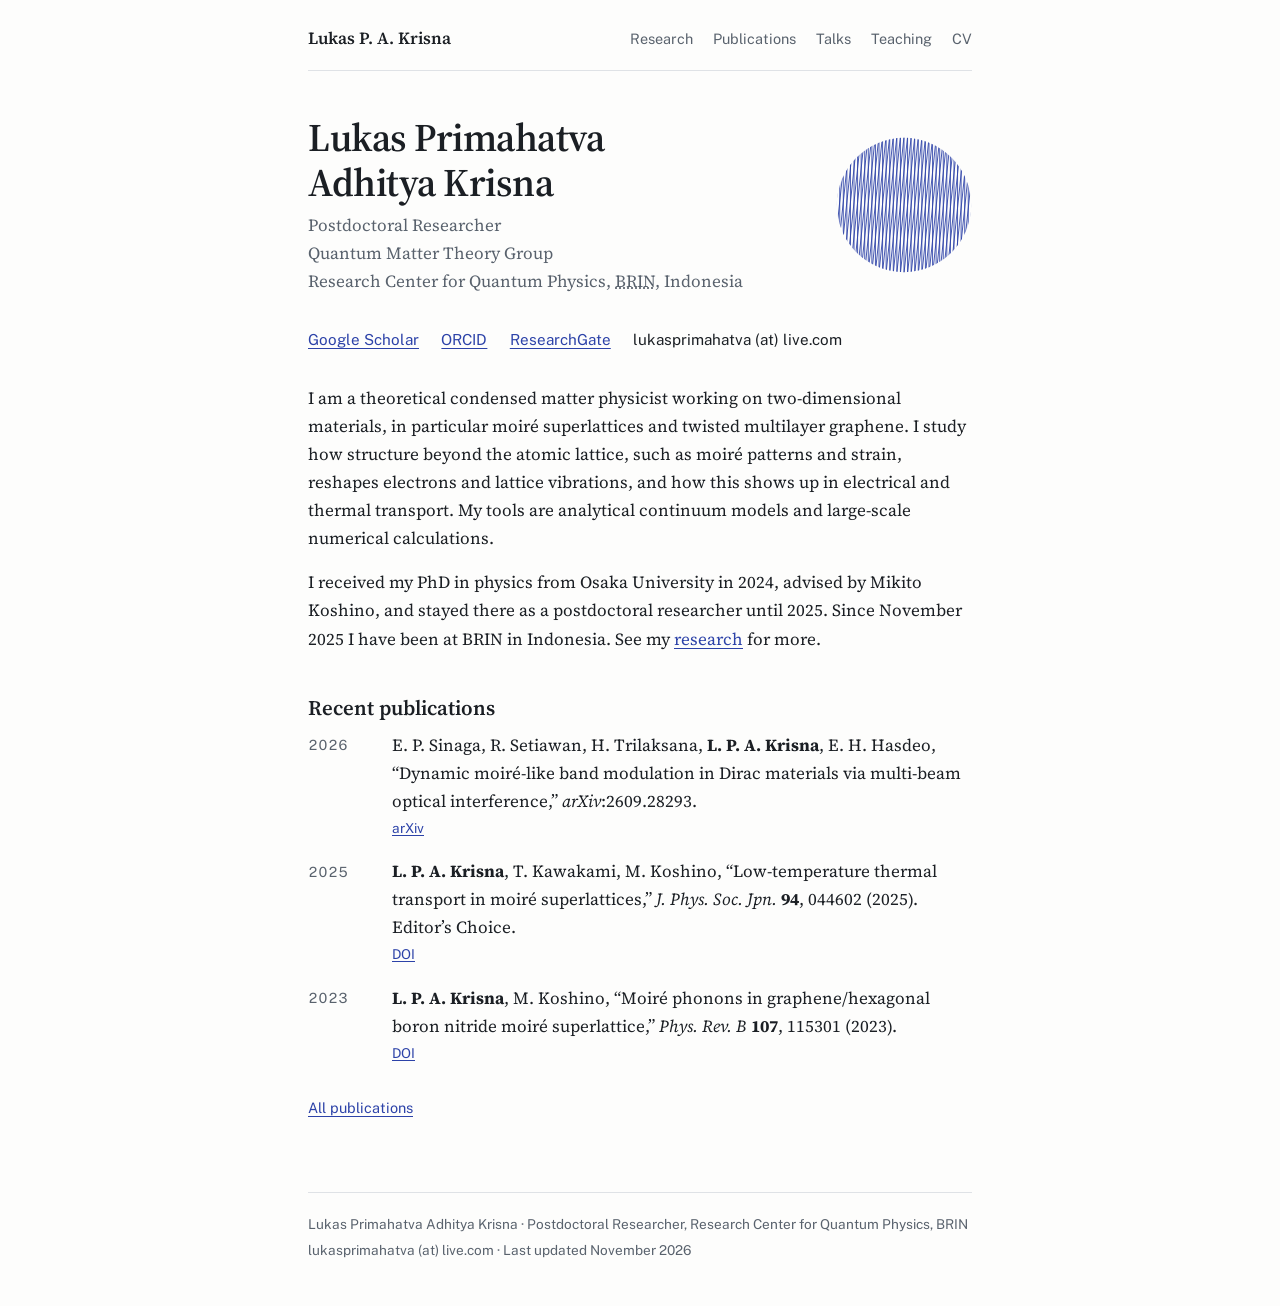
<file: index.html>
<!DOCTYPE html>
<html lang="en">
<head>
<meta charset="utf-8">
<meta name="viewport" content="width=device-width, initial-scale=1">
<title>Lukas P. A. Krisna</title>
<meta name="description" content="Personal page of Lukas P. A. Krisna, theoretical condensed matter physicist working on moiré materials, phonons and transport in two-dimensional systems.">
<meta name="color-scheme" content="light dark">
<meta property="og:type" content="website">
<meta property="og:title" content="Lukas P. A. Krisna">
<meta property="og:description" content="Personal page of Lukas P. A. Krisna, theoretical condensed matter physicist working on moiré materials, phonons and transport in two-dimensional systems.">
<link rel="icon" href="assets/favicon.svg" type="image/svg+xml">
<link rel="preconnect" href="https://fonts.googleapis.com"><link rel="preconnect" href="https://fonts.gstatic.com" crossorigin><link rel="stylesheet" href="https://fonts.googleapis.com/css2?family=Public+Sans:wght@400;500&family=Source+Serif+4:ital,opsz,wght@0,8..60,400;0,8..60,600;1,8..60,400;1,8..60,600&display=swap">
<link rel="stylesheet" href="assets/style.css">
<script type="application/ld+json">
{
  "@context": "https://schema.org",
  "@type": "Person",
  "name": "Lukas Primahatva Adhitya Krisna",
  "alternateName": "Lukas P. A. Krisna",
  "jobTitle": "Postdoctoral Researcher",
  "affiliation": {"@type": "Organization", "name": "Research Center for Quantum Physics, BRIN"},
  "alumniOf": [
    {"@type": "CollegeOrUniversity", "name": "Osaka University"},
    {"@type": "CollegeOrUniversity", "name": "Institut Teknologi Bandung"}
  ],
  "sameAs": [
    "https://scholar.google.com/citations?user=bcEqTbEAAAAJ",
    "https://orcid.org/0000-0001-7594-037X",
    "https://www.researchgate.net/profile/Lukas-Krisna"
  ]
}
</script>
</head>
<body>
<a class="skip" href="#main">Skip to content</a>
<div class="wrap">
  <header class="site-header">
    <a class="brand" href="index.html">Lukas P. A. Krisna</a>
    <nav class="site-nav" aria-label="Main">
      <a href="research.html">Research</a>
      <a href="publications.html">Publications</a>
      <a href="talks.html">Talks</a>
      <a href="teaching.html">Teaching</a>
      <a href="cv.html">CV</a>
    </nav>
  </header>

  <main id="main">
    <div class="hero">
      <div>
        <h1>Lukas Primahatva Adhitya Krisna</h1>
        <p class="lede">Postdoctoral Researcher<br>Quantum Matter Theory Group<br>Research Center for Quantum Physics, <abbr title="National Research and Innovation Agency">BRIN</abbr>, Indonesia</p>
      </div>
      <svg class="moire" viewBox="0 0 160 160" xmlns="http://www.w3.org/2000/svg" aria-hidden="true"><defs><clipPath id="disc"><circle cx="80.0" cy="80.0" r="79.0"/></clipPath></defs><g clip-path="url(#disc)" stroke="currentColor" stroke-width="1.0" fill="none"><g><line x1="-46.00" y1="-80.0" x2="-46.00" y2="240.0"/><line x1="-41.80" y1="-80.0" x2="-41.80" y2="240.0"/><line x1="-37.60" y1="-80.0" x2="-37.60" y2="240.0"/><line x1="-33.40" y1="-80.0" x2="-33.40" y2="240.0"/><line x1="-29.20" y1="-80.0" x2="-29.20" y2="240.0"/><line x1="-25.00" y1="-80.0" x2="-25.00" y2="240.0"/><line x1="-20.80" y1="-80.0" x2="-20.80" y2="240.0"/><line x1="-16.60" y1="-80.0" x2="-16.60" y2="240.0"/><line x1="-12.40" y1="-80.0" x2="-12.40" y2="240.0"/><line x1="-8.20" y1="-80.0" x2="-8.20" y2="240.0"/><line x1="-4.00" y1="-80.0" x2="-4.00" y2="240.0"/><line x1="0.20" y1="-80.0" x2="0.20" y2="240.0"/><line x1="4.40" y1="-80.0" x2="4.40" y2="240.0"/><line x1="8.60" y1="-80.0" x2="8.60" y2="240.0"/><line x1="12.80" y1="-80.0" x2="12.80" y2="240.0"/><line x1="17.00" y1="-80.0" x2="17.00" y2="240.0"/><line x1="21.20" y1="-80.0" x2="21.20" y2="240.0"/><line x1="25.40" y1="-80.0" x2="25.40" y2="240.0"/><line x1="29.60" y1="-80.0" x2="29.60" y2="240.0"/><line x1="33.80" y1="-80.0" x2="33.80" y2="240.0"/><line x1="38.00" y1="-80.0" x2="38.00" y2="240.0"/><line x1="42.20" y1="-80.0" x2="42.20" y2="240.0"/><line x1="46.40" y1="-80.0" x2="46.40" y2="240.0"/><line x1="50.60" y1="-80.0" x2="50.60" y2="240.0"/><line x1="54.80" y1="-80.0" x2="54.80" y2="240.0"/><line x1="59.00" y1="-80.0" x2="59.00" y2="240.0"/><line x1="63.20" y1="-80.0" x2="63.20" y2="240.0"/><line x1="67.40" y1="-80.0" x2="67.40" y2="240.0"/><line x1="71.60" y1="-80.0" x2="71.60" y2="240.0"/><line x1="75.80" y1="-80.0" x2="75.80" y2="240.0"/><line x1="80.00" y1="-80.0" x2="80.00" y2="240.0"/><line x1="84.20" y1="-80.0" x2="84.20" y2="240.0"/><line x1="88.40" y1="-80.0" x2="88.40" y2="240.0"/><line x1="92.60" y1="-80.0" x2="92.60" y2="240.0"/><line x1="96.80" y1="-80.0" x2="96.80" y2="240.0"/><line x1="101.00" y1="-80.0" x2="101.00" y2="240.0"/><line x1="105.20" y1="-80.0" x2="105.20" y2="240.0"/><line x1="109.40" y1="-80.0" x2="109.40" y2="240.0"/><line x1="113.60" y1="-80.0" x2="113.60" y2="240.0"/><line x1="117.80" y1="-80.0" x2="117.80" y2="240.0"/><line x1="122.00" y1="-80.0" x2="122.00" y2="240.0"/><line x1="126.20" y1="-80.0" x2="126.20" y2="240.0"/><line x1="130.40" y1="-80.0" x2="130.40" y2="240.0"/><line x1="134.60" y1="-80.0" x2="134.60" y2="240.0"/><line x1="138.80" y1="-80.0" x2="138.80" y2="240.0"/><line x1="143.00" y1="-80.0" x2="143.00" y2="240.0"/><line x1="147.20" y1="-80.0" x2="147.20" y2="240.0"/><line x1="151.40" y1="-80.0" x2="151.40" y2="240.0"/><line x1="155.60" y1="-80.0" x2="155.60" y2="240.0"/><line x1="159.80" y1="-80.0" x2="159.80" y2="240.0"/><line x1="164.00" y1="-80.0" x2="164.00" y2="240.0"/><line x1="168.20" y1="-80.0" x2="168.20" y2="240.0"/><line x1="172.40" y1="-80.0" x2="172.40" y2="240.0"/><line x1="176.60" y1="-80.0" x2="176.60" y2="240.0"/><line x1="180.80" y1="-80.0" x2="180.80" y2="240.0"/><line x1="185.00" y1="-80.0" x2="185.00" y2="240.0"/><line x1="189.20" y1="-80.0" x2="189.20" y2="240.0"/><line x1="193.40" y1="-80.0" x2="193.40" y2="240.0"/><line x1="197.60" y1="-80.0" x2="197.60" y2="240.0"/><line x1="201.80" y1="-80.0" x2="201.80" y2="240.0"/><line x1="206.00" y1="-80.0" x2="206.00" y2="240.0"/></g><g transform="rotate(6.0 80.0 80.0)"><line x1="-46.00" y1="-80.0" x2="-46.00" y2="240.0"/><line x1="-41.80" y1="-80.0" x2="-41.80" y2="240.0"/><line x1="-37.60" y1="-80.0" x2="-37.60" y2="240.0"/><line x1="-33.40" y1="-80.0" x2="-33.40" y2="240.0"/><line x1="-29.20" y1="-80.0" x2="-29.20" y2="240.0"/><line x1="-25.00" y1="-80.0" x2="-25.00" y2="240.0"/><line x1="-20.80" y1="-80.0" x2="-20.80" y2="240.0"/><line x1="-16.60" y1="-80.0" x2="-16.60" y2="240.0"/><line x1="-12.40" y1="-80.0" x2="-12.40" y2="240.0"/><line x1="-8.20" y1="-80.0" x2="-8.20" y2="240.0"/><line x1="-4.00" y1="-80.0" x2="-4.00" y2="240.0"/><line x1="0.20" y1="-80.0" x2="0.20" y2="240.0"/><line x1="4.40" y1="-80.0" x2="4.40" y2="240.0"/><line x1="8.60" y1="-80.0" x2="8.60" y2="240.0"/><line x1="12.80" y1="-80.0" x2="12.80" y2="240.0"/><line x1="17.00" y1="-80.0" x2="17.00" y2="240.0"/><line x1="21.20" y1="-80.0" x2="21.20" y2="240.0"/><line x1="25.40" y1="-80.0" x2="25.40" y2="240.0"/><line x1="29.60" y1="-80.0" x2="29.60" y2="240.0"/><line x1="33.80" y1="-80.0" x2="33.80" y2="240.0"/><line x1="38.00" y1="-80.0" x2="38.00" y2="240.0"/><line x1="42.20" y1="-80.0" x2="42.20" y2="240.0"/><line x1="46.40" y1="-80.0" x2="46.40" y2="240.0"/><line x1="50.60" y1="-80.0" x2="50.60" y2="240.0"/><line x1="54.80" y1="-80.0" x2="54.80" y2="240.0"/><line x1="59.00" y1="-80.0" x2="59.00" y2="240.0"/><line x1="63.20" y1="-80.0" x2="63.20" y2="240.0"/><line x1="67.40" y1="-80.0" x2="67.40" y2="240.0"/><line x1="71.60" y1="-80.0" x2="71.60" y2="240.0"/><line x1="75.80" y1="-80.0" x2="75.80" y2="240.0"/><line x1="80.00" y1="-80.0" x2="80.00" y2="240.0"/><line x1="84.20" y1="-80.0" x2="84.20" y2="240.0"/><line x1="88.40" y1="-80.0" x2="88.40" y2="240.0"/><line x1="92.60" y1="-80.0" x2="92.60" y2="240.0"/><line x1="96.80" y1="-80.0" x2="96.80" y2="240.0"/><line x1="101.00" y1="-80.0" x2="101.00" y2="240.0"/><line x1="105.20" y1="-80.0" x2="105.20" y2="240.0"/><line x1="109.40" y1="-80.0" x2="109.40" y2="240.0"/><line x1="113.60" y1="-80.0" x2="113.60" y2="240.0"/><line x1="117.80" y1="-80.0" x2="117.80" y2="240.0"/><line x1="122.00" y1="-80.0" x2="122.00" y2="240.0"/><line x1="126.20" y1="-80.0" x2="126.20" y2="240.0"/><line x1="130.40" y1="-80.0" x2="130.40" y2="240.0"/><line x1="134.60" y1="-80.0" x2="134.60" y2="240.0"/><line x1="138.80" y1="-80.0" x2="138.80" y2="240.0"/><line x1="143.00" y1="-80.0" x2="143.00" y2="240.0"/><line x1="147.20" y1="-80.0" x2="147.20" y2="240.0"/><line x1="151.40" y1="-80.0" x2="151.40" y2="240.0"/><line x1="155.60" y1="-80.0" x2="155.60" y2="240.0"/><line x1="159.80" y1="-80.0" x2="159.80" y2="240.0"/><line x1="164.00" y1="-80.0" x2="164.00" y2="240.0"/><line x1="168.20" y1="-80.0" x2="168.20" y2="240.0"/><line x1="172.40" y1="-80.0" x2="172.40" y2="240.0"/><line x1="176.60" y1="-80.0" x2="176.60" y2="240.0"/><line x1="180.80" y1="-80.0" x2="180.80" y2="240.0"/><line x1="185.00" y1="-80.0" x2="185.00" y2="240.0"/><line x1="189.20" y1="-80.0" x2="189.20" y2="240.0"/><line x1="193.40" y1="-80.0" x2="193.40" y2="240.0"/><line x1="197.60" y1="-80.0" x2="197.60" y2="240.0"/><line x1="201.80" y1="-80.0" x2="201.80" y2="240.0"/><line x1="206.00" y1="-80.0" x2="206.00" y2="240.0"/></g></g></svg>
    </div>

    <ul class="profile-links">
      <li><a href="https://scholar.google.com/citations?user=bcEqTbEAAAAJ&hl=en">Google Scholar</a></li>
      <li><a href="https://orcid.org/0000-0001-7594-037X">ORCID</a></li>
      <li><a href="https://www.researchgate.net/profile/Lukas-Krisna">ResearchGate</a></li>
      <li>lukasprimahatva (at) live.com</li>
    </ul>

    <p>I am a theoretical condensed matter physicist working on two-dimensional materials, in particular moiré superlattices and twisted multilayer graphene. I study how structure beyond the atomic lattice, such as moiré patterns and strain, reshapes electrons and lattice vibrations, and how this shows up in electrical and thermal transport. My tools are analytical continuum models and large-scale numerical calculations.</p>

    <p>I received my PhD in physics from Osaka University in 2024, advised by Mikito Koshino, and stayed there as a postdoctoral researcher until 2025. Since November 2025 I have been at BRIN in Indonesia. See my <a href="research.html">research</a> for more.</p>

    <h2>Recent publications</h2>
    <ul class="entries">
      <li class="entry">
        <span class="when">2026</span>
        <div>
          <p>E. P. Sinaga, R. Setiawan, H. Trilaksana, <strong>L. P. A. Krisna</strong>, E. H. Hasdeo, “Dynamic moiré-like band modulation in Dirac materials via multi-beam optical interference,” <i>arXiv</i>:2609.28293.</p>
          <p class="links"><a href="https://arxiv.org/abs/2609.28293">arXiv</a></p>
        </div>
      </li>
      <li class="entry">
        <span class="when">2025</span>
        <div>
          <p><strong>L. P. A. Krisna</strong>, T. Kawakami, M. Koshino, “Low-temperature thermal transport in moiré superlattices,” <i>J. Phys. Soc. Jpn.</i> <b>94</b>, 044602 (2025). Editor’s Choice.</p>
          <p class="links"><a href="https://doi.org/10.7566/JPSJ.94.044602">DOI</a></p>
        </div>
      </li>
      <li class="entry">
        <span class="when">2023</span>
        <div>
          <p><strong>L. P. A. Krisna</strong>, M. Koshino, “Moiré phonons in graphene/hexagonal boron nitride moiré superlattice,” <i>Phys. Rev. B</i> <b>107</b>, 115301 (2023).</p>
          <p class="links"><a href="https://doi.org/10.1103/PhysRevB.107.115301">DOI</a></p>
        </div>
      </li>
    </ul>
    <p class="note"><a href="publications.html">All publications</a></p>
  </main>

  <footer class="site-footer">
    <p>Lukas Primahatva Adhitya Krisna · Postdoctoral Researcher, Research Center for Quantum Physics, BRIN</p>
    <p>lukasprimahatva (at) live.com · Last updated November 2026</p>
  </footer>
</div>
</body>
</html>
</file>
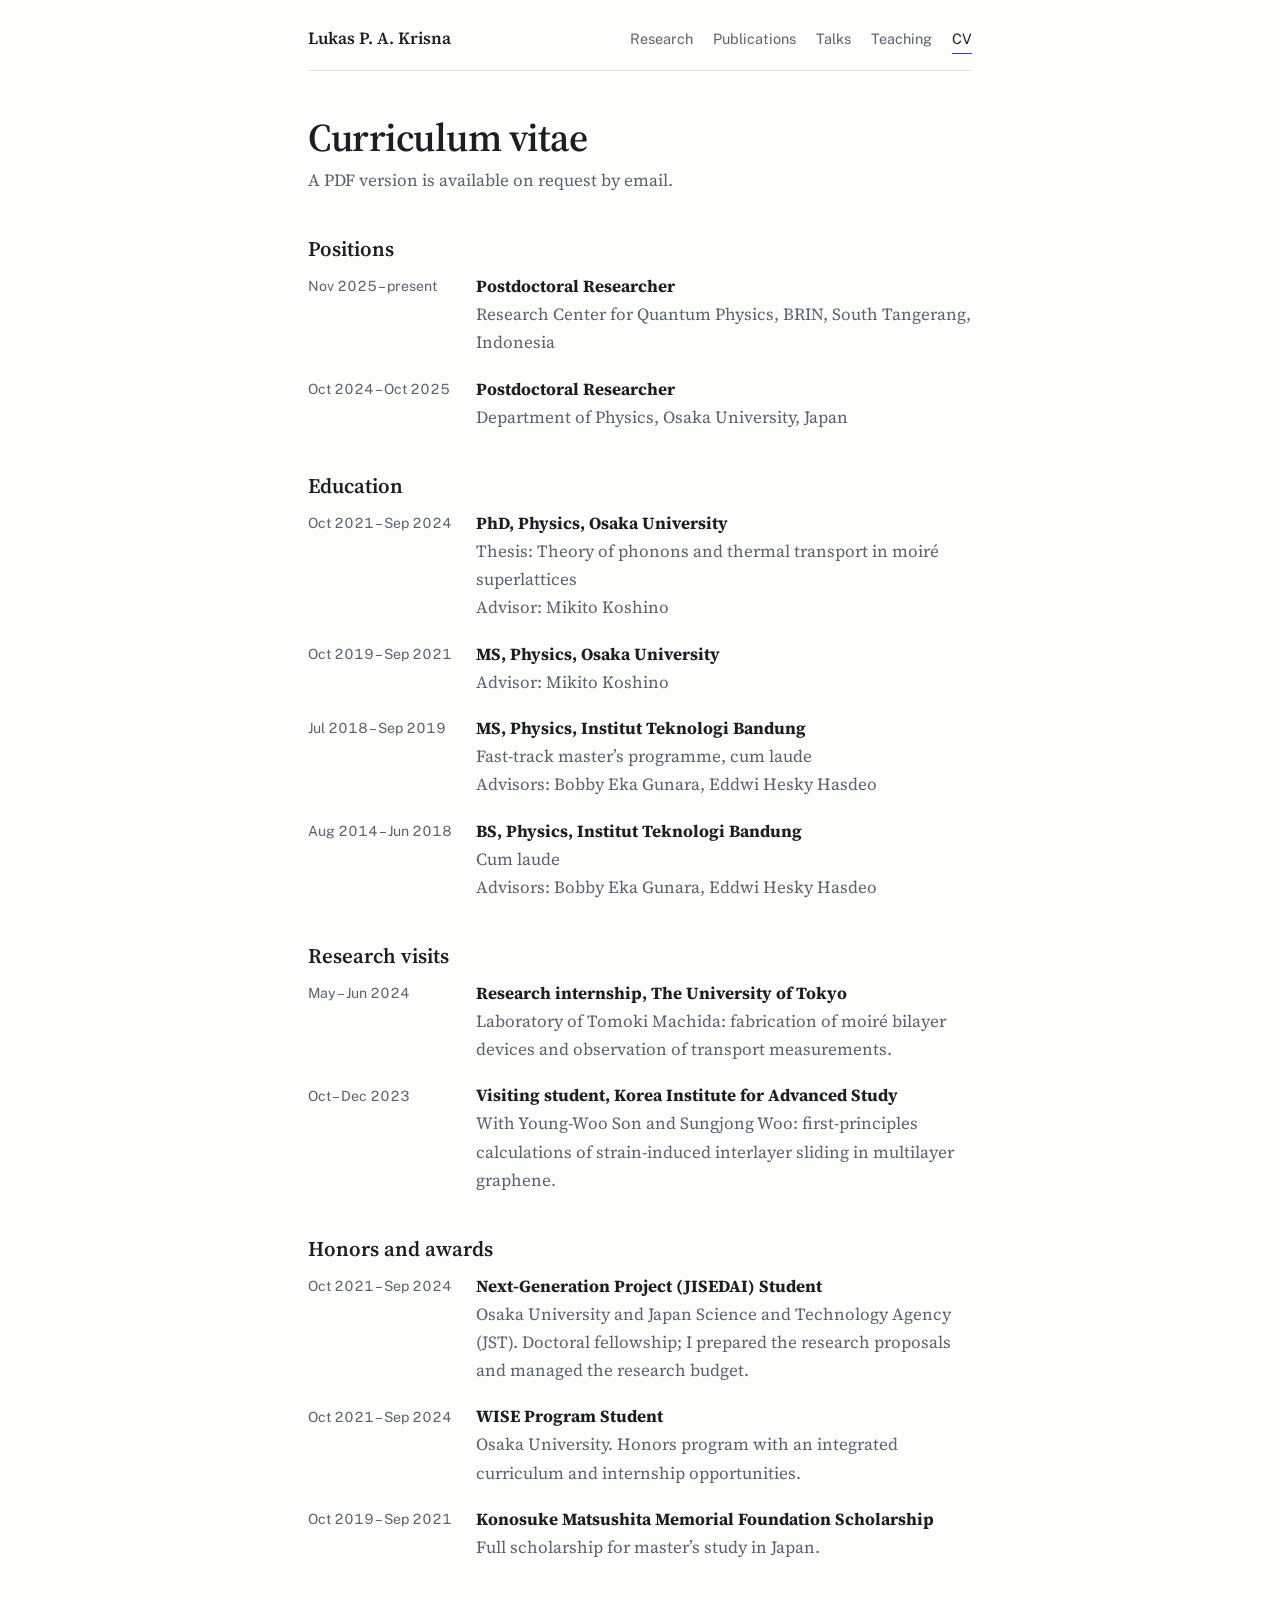
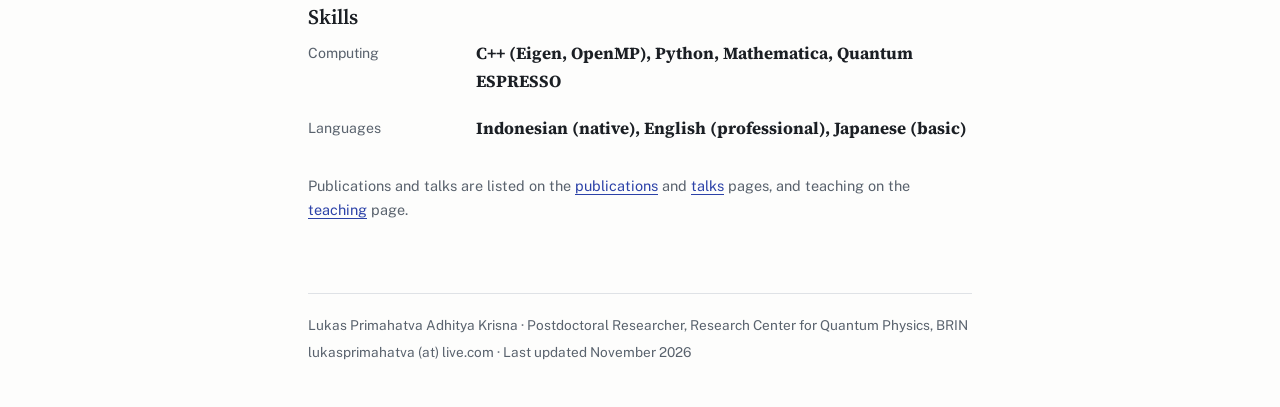
<file: cv.html>
<!DOCTYPE html>
<html lang="en">
<head>
<meta charset="utf-8">
<meta name="viewport" content="width=device-width, initial-scale=1">
<title>CV – Lukas P. A. Krisna</title>
<meta name="description" content="Curriculum vitae of Lukas P. A. Krisna: positions, education, research visits and awards.">
<meta name="color-scheme" content="light dark">
<meta property="og:type" content="website">
<meta property="og:title" content="CV – Lukas P. A. Krisna">
<meta property="og:description" content="Curriculum vitae of Lukas P. A. Krisna: positions, education, research visits and awards.">
<link rel="icon" href="assets/favicon.svg" type="image/svg+xml">
<link rel="preconnect" href="https://fonts.googleapis.com"><link rel="preconnect" href="https://fonts.gstatic.com" crossorigin><link rel="stylesheet" href="https://fonts.googleapis.com/css2?family=Public+Sans:wght@400;500&family=Source+Serif+4:ital,opsz,wght@0,8..60,400;0,8..60,600;1,8..60,400;1,8..60,600&display=swap">
<link rel="stylesheet" href="assets/style.css">
</head>
<body>
<a class="skip" href="#main">Skip to content</a>
<div class="wrap">
  <header class="site-header">
    <a class="brand" href="index.html">Lukas P. A. Krisna</a>
    <nav class="site-nav" aria-label="Main">
      <a href="research.html">Research</a>
      <a href="publications.html">Publications</a>
      <a href="talks.html">Talks</a>
      <a href="teaching.html">Teaching</a>
      <a href="cv.html" aria-current="page">CV</a>
    </nav>
  </header>

  <main id="main">
    <h1>Curriculum vitae</h1>
    <p class="lede">A PDF version is available on request by email.</p>

    <h2>Positions</h2>
    <ul class="entries wide">
      <li class="entry">
        <span class="when">Nov 2025 – present</span>
        <div>
          <p><strong>Postdoctoral Researcher</strong></p>
          <p class="detail">Research Center for Quantum Physics, BRIN, South Tangerang, Indonesia</p>
        </div>
      </li>
      <li class="entry">
        <span class="when">Oct 2024 – Oct 2025</span>
        <div>
          <p><strong>Postdoctoral Researcher</strong></p>
          <p class="detail">Department of Physics, Osaka University, Japan</p>
        </div>
      </li>
    </ul>

    <h2>Education</h2>
    <ul class="entries wide">
      <li class="entry">
        <span class="when">Oct 2021 – Sep 2024</span>
        <div>
          <p><strong>PhD, Physics, Osaka University</strong></p>
          <p class="detail">Thesis: Theory of phonons and thermal transport in moiré superlattices</p>
          <p class="detail">Advisor: Mikito Koshino</p>
        </div>
      </li>
      <li class="entry">
        <span class="when">Oct 2019 – Sep 2021</span>
        <div>
          <p><strong>MS, Physics, Osaka University</strong></p>
          <p class="detail">Advisor: Mikito Koshino</p>
        </div>
      </li>
      <li class="entry">
        <span class="when">Jul 2018 – Sep 2019</span>
        <div>
          <p><strong>MS, Physics, Institut Teknologi Bandung</strong></p>
          <p class="detail">Fast-track master’s programme, cum laude</p>
          <p class="detail">Advisors: Bobby Eka Gunara, Eddwi Hesky Hasdeo</p>
        </div>
      </li>
      <li class="entry">
        <span class="when">Aug 2014 – Jun 2018</span>
        <div>
          <p><strong>BS, Physics, Institut Teknologi Bandung</strong></p>
          <p class="detail">Cum laude</p>
          <p class="detail">Advisors: Bobby Eka Gunara, Eddwi Hesky Hasdeo</p>
        </div>
      </li>
    </ul>

    <h2>Research visits</h2>
    <ul class="entries wide">
      <li class="entry">
        <span class="when">May – Jun 2024</span>
        <div>
          <p><strong>Research internship, The University of Tokyo</strong></p>
          <p class="detail">Laboratory of Tomoki Machida: fabrication of moiré bilayer devices and observation of transport measurements.</p>
        </div>
      </li>
      <li class="entry">
        <span class="when">Oct – Dec 2023</span>
        <div>
          <p><strong>Visiting student, Korea Institute for Advanced Study</strong></p>
          <p class="detail">With Young-Woo Son and Sungjong Woo: first-principles calculations of strain-induced interlayer sliding in multilayer graphene.</p>
        </div>
      </li>
    </ul>

    <h2>Honors and awards</h2>
    <ul class="entries wide">
      <li class="entry">
        <span class="when">Oct 2021 – Sep 2024</span>
        <div>
          <p><strong>Next-Generation Project (JISEDAI) Student</strong></p>
          <p class="detail">Osaka University and Japan Science and Technology Agency (JST). Doctoral fellowship; I prepared the research proposals and managed the research budget.</p>
        </div>
      </li>
      <li class="entry">
        <span class="when">Oct 2021 – Sep 2024</span>
        <div>
          <p><strong>WISE Program Student</strong></p>
          <p class="detail">Osaka University. Honors program with an integrated curriculum and internship opportunities.</p>
        </div>
      </li>
      <li class="entry">
        <span class="when">Oct 2019 – Sep 2021</span>
        <div>
          <p><strong>Konosuke Matsushita Memorial Foundation Scholarship</strong></p>
          <p class="detail">Full scholarship for master’s study in Japan.</p>
        </div>
      </li>
    </ul>

    <h2>Skills</h2>
    <ul class="entries wide">
      <li class="entry">
        <span class="when">Computing</span>
        <div>
          <p><strong>C++ (Eigen, OpenMP), Python, Mathematica, Quantum ESPRESSO</strong></p>
        </div>
      </li>
      <li class="entry">
        <span class="when">Languages</span>
        <div>
          <p><strong>Indonesian (native), English (professional), Japanese (basic)</strong></p>
        </div>
      </li>
    </ul>

    <p class="note">Publications and talks are listed on the <a href="publications.html">publications</a> and <a href="talks.html">talks</a> pages, and teaching on the <a href="teaching.html">teaching</a> page.</p>
  </main>

  <footer class="site-footer">
    <p>Lukas Primahatva Adhitya Krisna · Postdoctoral Researcher, Research Center for Quantum Physics, BRIN</p>
    <p>lukasprimahatva (at) live.com · Last updated November 2026</p>
  </footer>
</div>
</body>
</html>
</file>
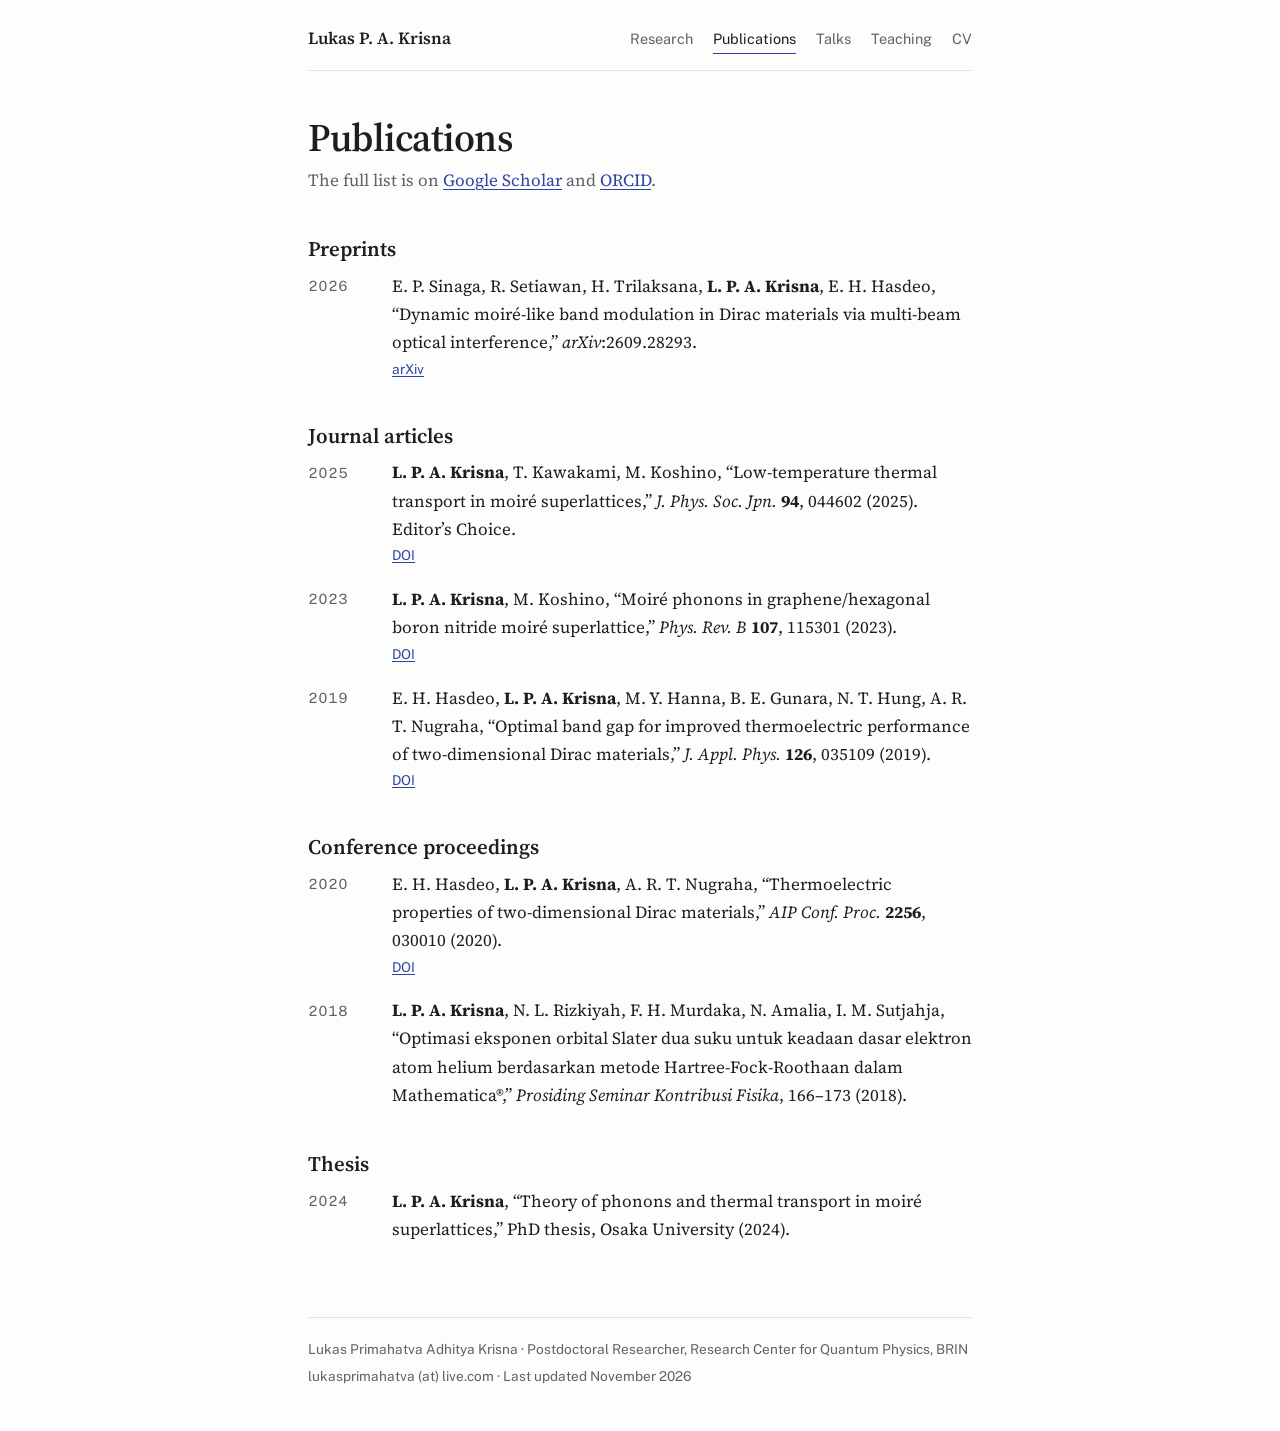
<file: publications.html>
<!DOCTYPE html>
<html lang="en">
<head>
<meta charset="utf-8">
<meta name="viewport" content="width=device-width, initial-scale=1">
<title>Publications – Lukas P. A. Krisna</title>
<meta name="description" content="Publications of Lukas P. A. Krisna: journal articles, proceedings, preprints and PhD thesis on moiré phonons and transport in 2D materials.">
<meta name="color-scheme" content="light dark">
<meta property="og:type" content="website">
<meta property="og:title" content="Publications – Lukas P. A. Krisna">
<meta property="og:description" content="Publications of Lukas P. A. Krisna: journal articles, proceedings, preprints and PhD thesis on moiré phonons and transport in 2D materials.">
<link rel="icon" href="assets/favicon.svg" type="image/svg+xml">
<link rel="preconnect" href="https://fonts.googleapis.com"><link rel="preconnect" href="https://fonts.gstatic.com" crossorigin><link rel="stylesheet" href="https://fonts.googleapis.com/css2?family=Public+Sans:wght@400;500&family=Source+Serif+4:ital,opsz,wght@0,8..60,400;0,8..60,600;1,8..60,400;1,8..60,600&display=swap">
<link rel="stylesheet" href="assets/style.css">
</head>
<body>
<a class="skip" href="#main">Skip to content</a>
<div class="wrap">
  <header class="site-header">
    <a class="brand" href="index.html">Lukas P. A. Krisna</a>
    <nav class="site-nav" aria-label="Main">
      <a href="research.html">Research</a>
      <a href="publications.html" aria-current="page">Publications</a>
      <a href="talks.html">Talks</a>
      <a href="teaching.html">Teaching</a>
      <a href="cv.html">CV</a>
    </nav>
  </header>

  <main id="main">
    <h1>Publications</h1>
    <p class="lede">The full list is on <a href="https://scholar.google.com/citations?user=bcEqTbEAAAAJ&hl=en">Google Scholar</a> and <a href="https://orcid.org/0000-0001-7594-037X">ORCID</a>.</p>

    <h2>Preprints</h2>
    <ul class="entries">
      <li class="entry">
        <span class="when">2026</span>
        <div>
          <p>E. P. Sinaga, R. Setiawan, H. Trilaksana, <strong>L. P. A. Krisna</strong>, E. H. Hasdeo, “Dynamic moiré-like band modulation in Dirac materials via multi-beam optical interference,” <i>arXiv</i>:2609.28293.</p>
          <p class="links"><a href="https://arxiv.org/abs/2609.28293">arXiv</a></p>
        </div>
      </li>
    </ul>

    <h2>Journal articles</h2>
    <ul class="entries">
      <li class="entry">
        <span class="when">2025</span>
        <div>
          <p><strong>L. P. A. Krisna</strong>, T. Kawakami, M. Koshino, “Low-temperature thermal transport in moiré superlattices,” <i>J. Phys. Soc. Jpn.</i> <b>94</b>, 044602 (2025). Editor’s Choice.</p>
          <p class="links"><a href="https://doi.org/10.7566/JPSJ.94.044602">DOI</a></p>
        </div>
      </li>
      <li class="entry">
        <span class="when">2023</span>
        <div>
          <p><strong>L. P. A. Krisna</strong>, M. Koshino, “Moiré phonons in graphene/hexagonal boron nitride moiré superlattice,” <i>Phys. Rev. B</i> <b>107</b>, 115301 (2023).</p>
          <p class="links"><a href="https://doi.org/10.1103/PhysRevB.107.115301">DOI</a></p>
        </div>
      </li>
      <li class="entry">
        <span class="when">2019</span>
        <div>
          <p>E. H. Hasdeo, <strong>L. P. A. Krisna</strong>, M. Y. Hanna, B. E. Gunara, N. T. Hung, A. R. T. Nugraha, “Optimal band gap for improved thermoelectric performance of two-dimensional Dirac materials,” <i>J. Appl. Phys.</i> <b>126</b>, 035109 (2019).</p>
          <p class="links"><a href="https://doi.org/10.1063/1.5100985">DOI</a></p>
        </div>
      </li>
    </ul>

    <h2>Conference proceedings</h2>
    <ul class="entries">
      <li class="entry">
        <span class="when">2020</span>
        <div>
          <p>E. H. Hasdeo, <strong>L. P. A. Krisna</strong>, A. R. T. Nugraha, “Thermoelectric properties of two-dimensional Dirac materials,” <i>AIP Conf. Proc.</i> <b>2256</b>, 030010 (2020).</p>
          <p class="links"><a href="https://doi.org/10.1063/5.0014592">DOI</a></p>
        </div>
      </li>
      <li class="entry">
        <span class="when">2018</span>
        <div>
          <p><strong>L. P. A. Krisna</strong>, N. L. Rizkiyah, F. H. Murdaka, N. Amalia, I. M. Sutjahja, “Optimasi eksponen orbital Slater dua suku untuk keadaan dasar elektron atom helium berdasarkan metode Hartree-Fock-Roothaan dalam Mathematica®,” <i>Prosiding Seminar Kontribusi Fisika</i>, 166–173 (2018).</p>
        </div>
      </li>
    </ul>

    <h2>Thesis</h2>
    <ul class="entries">
      <li class="entry">
        <span class="when">2024</span>
        <div>
          <p><strong>L. P. A. Krisna</strong>, “Theory of phonons and thermal transport in moiré superlattices,” PhD thesis, Osaka University (2024).</p>
        </div>
      </li>
    </ul>
  </main>

  <footer class="site-footer">
    <p>Lukas Primahatva Adhitya Krisna · Postdoctoral Researcher, Research Center for Quantum Physics, BRIN</p>
    <p>lukasprimahatva (at) live.com · Last updated November 2026</p>
  </footer>
</div>
</body>
</html>
</file>
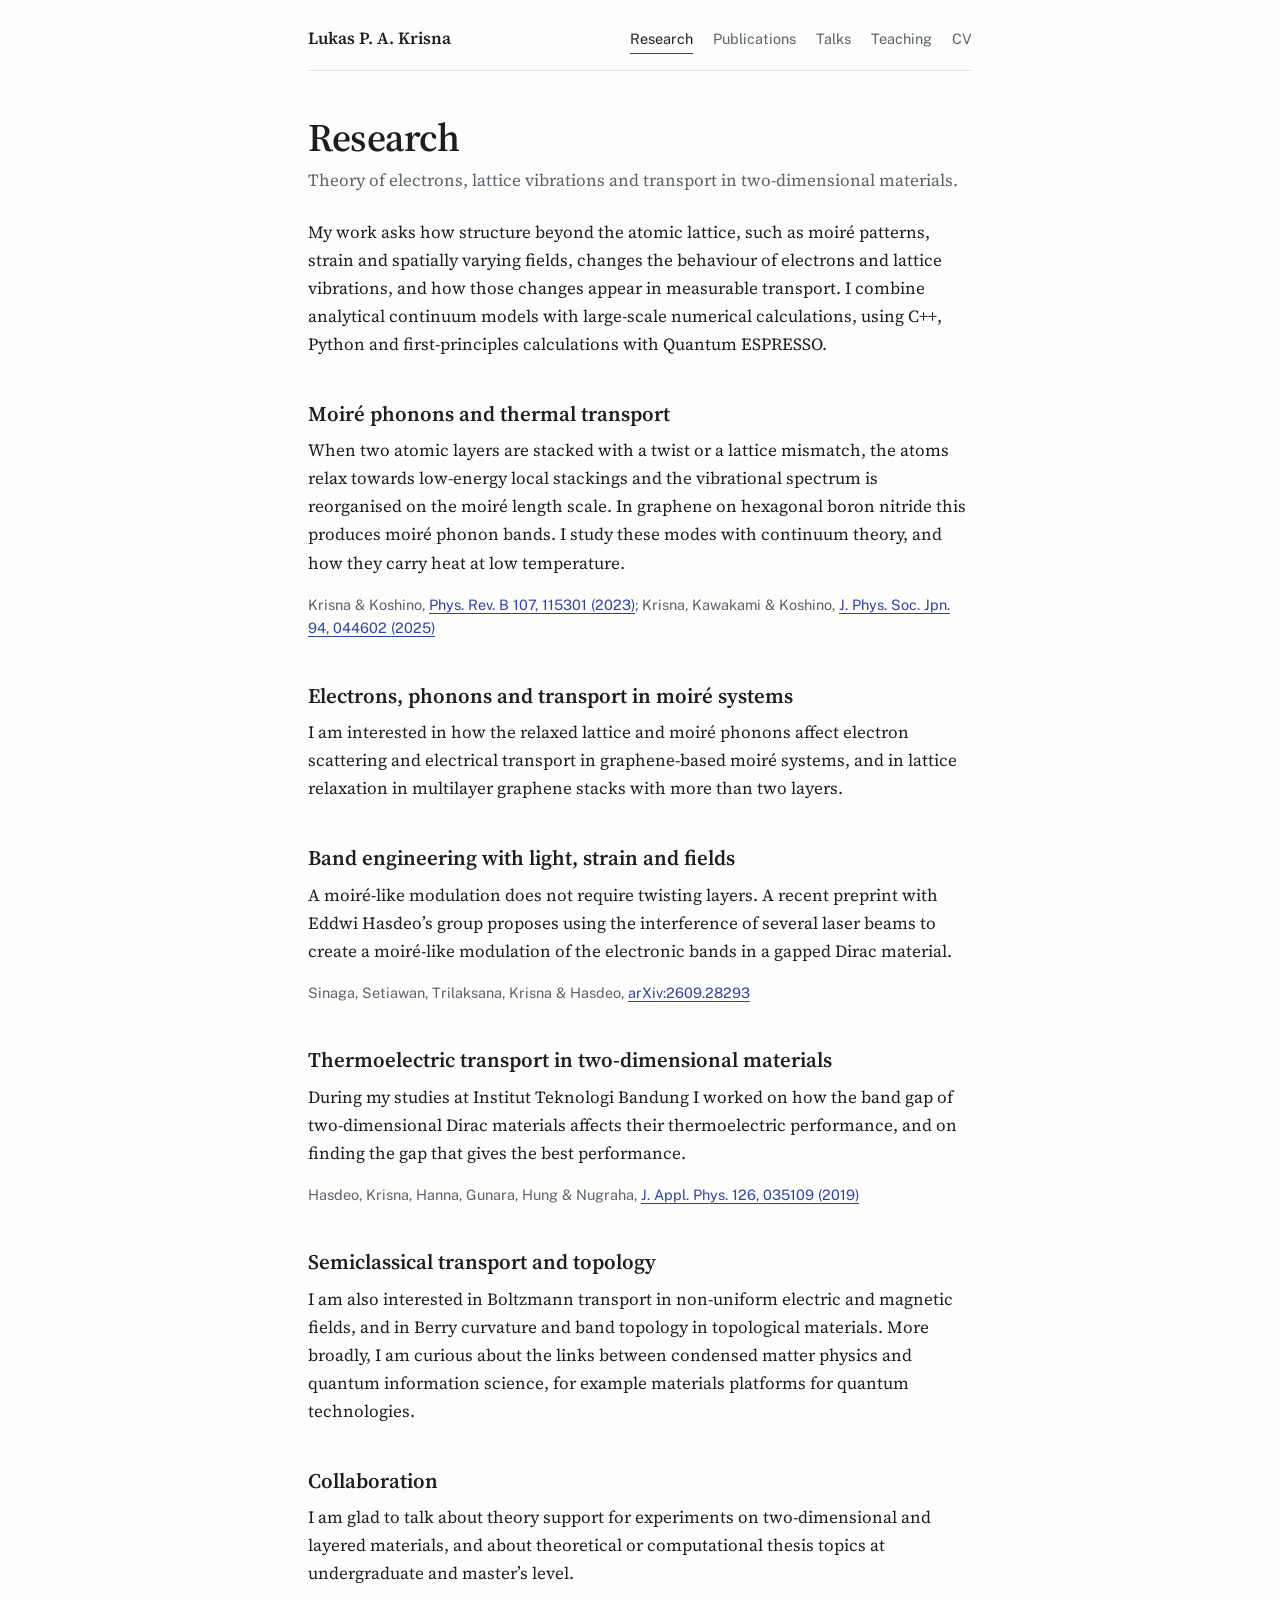
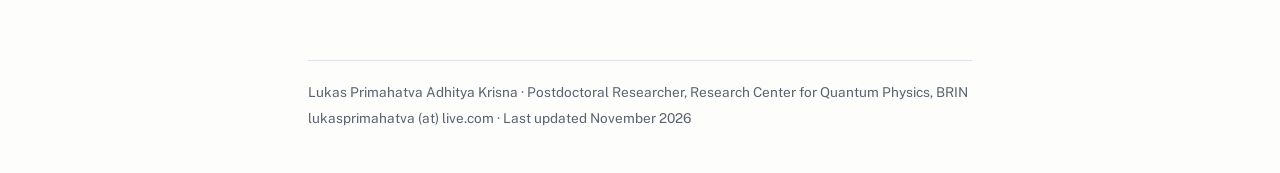
<file: research.html>
<!DOCTYPE html>
<html lang="en">
<head>
<meta charset="utf-8">
<meta name="viewport" content="width=device-width, initial-scale=1">
<title>Research – Lukas P. A. Krisna</title>
<meta name="description" content="Research of Lukas P. A. Krisna: moiré phonons, thermal and electrical transport, and band engineering in two-dimensional materials.">
<meta name="color-scheme" content="light dark">
<meta property="og:type" content="website">
<meta property="og:title" content="Research – Lukas P. A. Krisna">
<meta property="og:description" content="Research of Lukas P. A. Krisna: moiré phonons, thermal and electrical transport, and band engineering in two-dimensional materials.">
<link rel="icon" href="assets/favicon.svg" type="image/svg+xml">
<link rel="preconnect" href="https://fonts.googleapis.com"><link rel="preconnect" href="https://fonts.gstatic.com" crossorigin><link rel="stylesheet" href="https://fonts.googleapis.com/css2?family=Public+Sans:wght@400;500&family=Source+Serif+4:ital,opsz,wght@0,8..60,400;0,8..60,600;1,8..60,400;1,8..60,600&display=swap">
<link rel="stylesheet" href="assets/style.css">
</head>
<body>
<a class="skip" href="#main">Skip to content</a>
<div class="wrap">
  <header class="site-header">
    <a class="brand" href="index.html">Lukas P. A. Krisna</a>
    <nav class="site-nav" aria-label="Main">
      <a href="research.html" aria-current="page">Research</a>
      <a href="publications.html">Publications</a>
      <a href="talks.html">Talks</a>
      <a href="teaching.html">Teaching</a>
      <a href="cv.html">CV</a>
    </nav>
  </header>

  <main id="main">
    <h1>Research</h1>
    <p class="lede">Theory of electrons, lattice vibrations and transport in two-dimensional materials.</p>

    <p style="margin-top:1.5rem">My work asks how structure beyond the atomic lattice, such as moiré patterns, strain and spatially varying fields, changes the behaviour of electrons and lattice vibrations, and how those changes appear in measurable transport. I combine analytical continuum models with large-scale numerical calculations, using C++, Python and first-principles calculations with Quantum ESPRESSO.</p>

    <h2>Moiré phonons and thermal transport</h2>
    <p>When two atomic layers are stacked with a twist or a lattice mismatch, the atoms relax towards low-energy local stackings and the vibrational spectrum is reorganised on the moiré length scale. In graphene on hexagonal boron nitride this produces moiré phonon bands. I study these modes with continuum theory, and how they carry heat at low temperature.</p>
    <p class="meta">Krisna &amp; Koshino, <a href="https://doi.org/10.1103/PhysRevB.107.115301">Phys. Rev. B 107, 115301 (2023)</a>; Krisna, Kawakami &amp; Koshino, <a href="https://doi.org/10.7566/JPSJ.94.044602">J. Phys. Soc. Jpn. 94, 044602 (2025)</a></p>

    <h2>Electrons, phonons and transport in moiré systems</h2>
    <p>I am interested in how the relaxed lattice and moiré phonons affect electron scattering and electrical transport in graphene-based moiré systems, and in lattice relaxation in multilayer graphene stacks with more than two layers.</p>

    <h2>Band engineering with light, strain and fields</h2>
    <p>A moiré-like modulation does not require twisting layers. A recent preprint with Eddwi Hasdeo’s group proposes using the interference of several laser beams to create a moiré-like modulation of the electronic bands in a gapped Dirac material.</p>
    <p class="meta">Sinaga, Setiawan, Trilaksana, Krisna &amp; Hasdeo, <a href="https://arxiv.org/abs/2609.28293">arXiv:2609.28293</a></p>

    <h2>Thermoelectric transport in two-dimensional materials</h2>
    <p>During my studies at Institut Teknologi Bandung I worked on how the band gap of two-dimensional Dirac materials affects their thermoelectric performance, and on finding the gap that gives the best performance.</p>
    <p class="meta">Hasdeo, Krisna, Hanna, Gunara, Hung &amp; Nugraha, <a href="https://doi.org/10.1063/1.5100985">J. Appl. Phys. 126, 035109 (2019)</a></p>

    <h2>Semiclassical transport and topology</h2>
    <p>I am also interested in Boltzmann transport in non-uniform electric and magnetic fields, and in Berry curvature and band topology in topological materials. More broadly, I am curious about the links between condensed matter physics and quantum information science, for example materials platforms for quantum technologies.</p>

    <h2>Collaboration</h2>
    <p>I am glad to talk about theory support for experiments on two-dimensional and layered materials, and about theoretical or computational thesis topics at undergraduate and master’s level.</p>
  </main>

  <footer class="site-footer">
    <p>Lukas Primahatva Adhitya Krisna · Postdoctoral Researcher, Research Center for Quantum Physics, BRIN</p>
    <p>lukasprimahatva (at) live.com · Last updated November 2026</p>
  </footer>
</div>
</body>
</html>
</file>
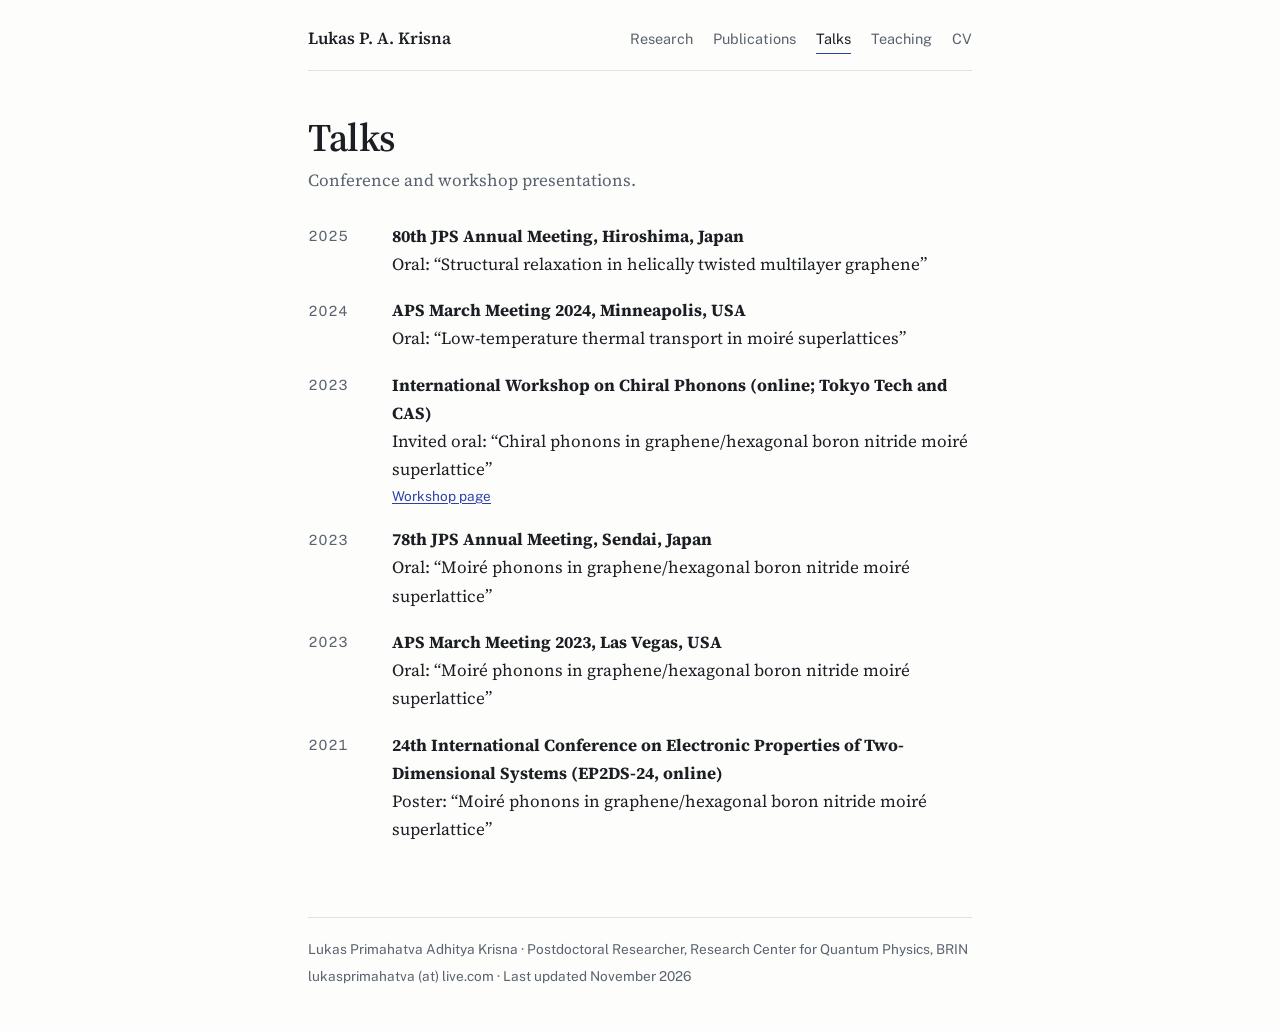
<file: talks.html>
<!DOCTYPE html>
<html lang="en">
<head>
<meta charset="utf-8">
<meta name="viewport" content="width=device-width, initial-scale=1">
<title>Talks – Lukas P. A. Krisna</title>
<meta name="description" content="Conference and workshop talks by Lukas P. A. Krisna.">
<meta name="color-scheme" content="light dark">
<meta property="og:type" content="website">
<meta property="og:title" content="Talks – Lukas P. A. Krisna">
<meta property="og:description" content="Conference and workshop talks by Lukas P. A. Krisna.">
<link rel="icon" href="assets/favicon.svg" type="image/svg+xml">
<link rel="preconnect" href="https://fonts.googleapis.com"><link rel="preconnect" href="https://fonts.gstatic.com" crossorigin><link rel="stylesheet" href="https://fonts.googleapis.com/css2?family=Public+Sans:wght@400;500&family=Source+Serif+4:ital,opsz,wght@0,8..60,400;0,8..60,600;1,8..60,400;1,8..60,600&display=swap">
<link rel="stylesheet" href="assets/style.css">
</head>
<body>
<a class="skip" href="#main">Skip to content</a>
<div class="wrap">
  <header class="site-header">
    <a class="brand" href="index.html">Lukas P. A. Krisna</a>
    <nav class="site-nav" aria-label="Main">
      <a href="research.html">Research</a>
      <a href="publications.html">Publications</a>
      <a href="talks.html" aria-current="page">Talks</a>
      <a href="teaching.html">Teaching</a>
      <a href="cv.html">CV</a>
    </nav>
  </header>

  <main id="main">
    <h1>Talks</h1>
    <p class="lede">Conference and workshop presentations.</p>
    <ul class="entries" style="margin-top:1.75rem">
      <li class="entry">
        <span class="when">2025</span>
        <div>
          <p><strong>80th JPS Annual Meeting, Hiroshima, Japan</strong></p>
          <p>Oral: “Structural relaxation in helically twisted multilayer graphene”</p>
        </div>
      </li>
      <li class="entry">
        <span class="when">2024</span>
        <div>
          <p><strong>APS March Meeting 2024, Minneapolis, USA</strong></p>
          <p>Oral: “Low-temperature thermal transport in moiré superlattices”</p>
        </div>
      </li>
      <li class="entry">
        <span class="when">2023</span>
        <div>
          <p><strong>International Workshop on Chiral Phonons (online; Tokyo Tech and CAS)</strong></p>
          <p>Invited oral: “Chiral phonons in graphene/hexagonal boron nitride moiré superlattice”</p>
          <p class="links"><a href="https://sites.google.com/view/chiralphonons2023/home">Workshop page</a></p>
        </div>
      </li>
      <li class="entry">
        <span class="when">2023</span>
        <div>
          <p><strong>78th JPS Annual Meeting, Sendai, Japan</strong></p>
          <p>Oral: “Moiré phonons in graphene/hexagonal boron nitride moiré superlattice”</p>
        </div>
      </li>
      <li class="entry">
        <span class="when">2023</span>
        <div>
          <p><strong>APS March Meeting 2023, Las Vegas, USA</strong></p>
          <p>Oral: “Moiré phonons in graphene/hexagonal boron nitride moiré superlattice”</p>
        </div>
      </li>
      <li class="entry">
        <span class="when">2021</span>
        <div>
          <p><strong>24th International Conference on Electronic Properties of Two-Dimensional Systems (EP2DS-24, online)</strong></p>
          <p>Poster: “Moiré phonons in graphene/hexagonal boron nitride moiré superlattice”</p>
        </div>
      </li>
    </ul>
  </main>

  <footer class="site-footer">
    <p>Lukas Primahatva Adhitya Krisna · Postdoctoral Researcher, Research Center for Quantum Physics, BRIN</p>
    <p>lukasprimahatva (at) live.com · Last updated November 2026</p>
  </footer>
</div>
</body>
</html>
</file>
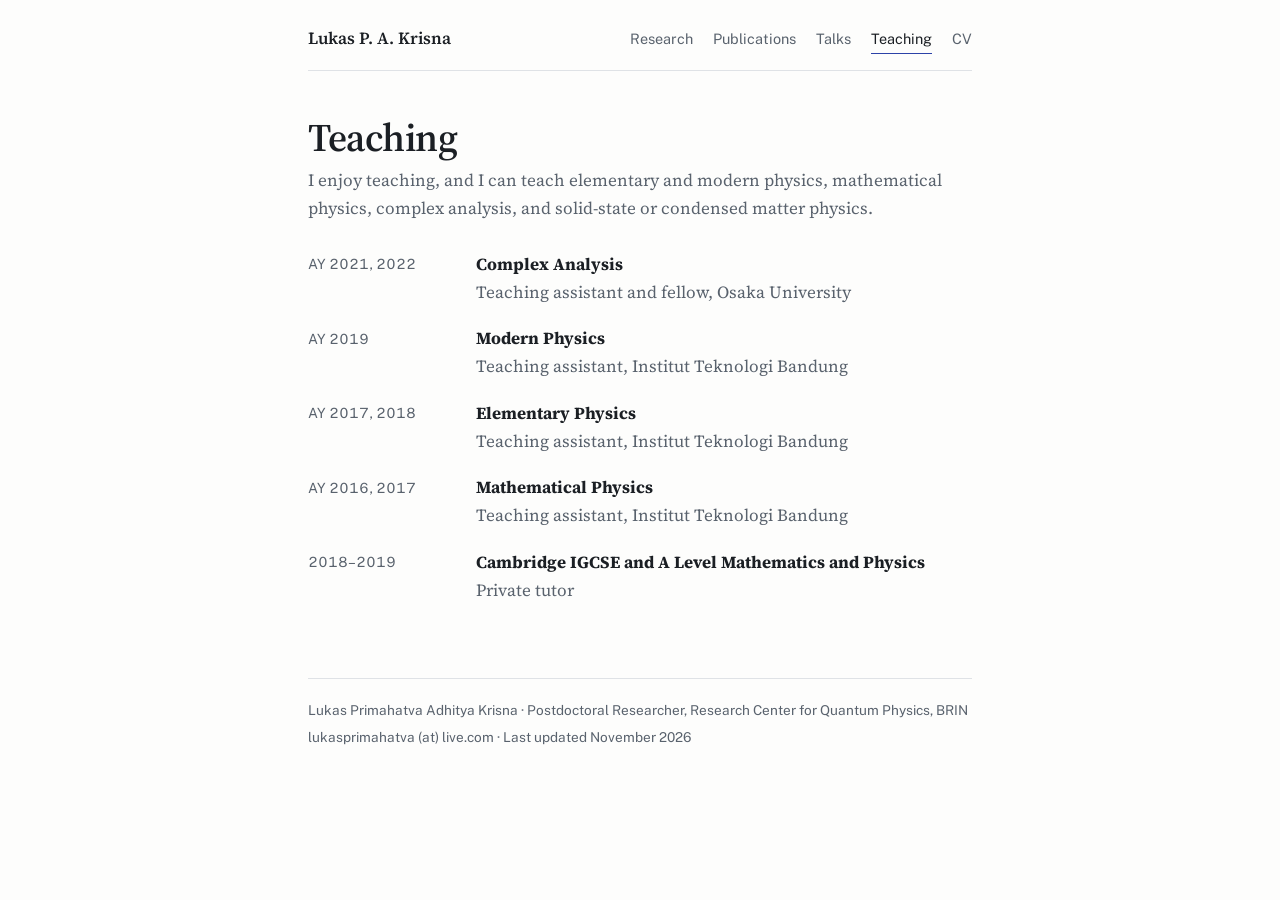
<file: teaching.html>
<!DOCTYPE html>
<html lang="en">
<head>
<meta charset="utf-8">
<meta name="viewport" content="width=device-width, initial-scale=1">
<title>Teaching – Lukas P. A. Krisna</title>
<meta name="description" content="Teaching experience of Lukas P. A. Krisna in physics and mathematics.">
<meta name="color-scheme" content="light dark">
<meta property="og:type" content="website">
<meta property="og:title" content="Teaching – Lukas P. A. Krisna">
<meta property="og:description" content="Teaching experience of Lukas P. A. Krisna in physics and mathematics.">
<link rel="icon" href="assets/favicon.svg" type="image/svg+xml">
<link rel="preconnect" href="https://fonts.googleapis.com"><link rel="preconnect" href="https://fonts.gstatic.com" crossorigin><link rel="stylesheet" href="https://fonts.googleapis.com/css2?family=Public+Sans:wght@400;500&family=Source+Serif+4:ital,opsz,wght@0,8..60,400;0,8..60,600;1,8..60,400;1,8..60,600&display=swap">
<link rel="stylesheet" href="assets/style.css">
</head>
<body>
<a class="skip" href="#main">Skip to content</a>
<div class="wrap">
  <header class="site-header">
    <a class="brand" href="index.html">Lukas P. A. Krisna</a>
    <nav class="site-nav" aria-label="Main">
      <a href="research.html">Research</a>
      <a href="publications.html">Publications</a>
      <a href="talks.html">Talks</a>
      <a href="teaching.html" aria-current="page">Teaching</a>
      <a href="cv.html">CV</a>
    </nav>
  </header>

  <main id="main">
    <h1>Teaching</h1>
    <p class="lede">I enjoy teaching, and I can teach elementary and modern physics, mathematical physics, complex analysis, and solid-state or condensed matter physics.</p>
    <ul class="entries wide" style="margin-top:1.75rem">
      <li class="entry">
        <span class="when">AY 2021, 2022</span>
        <div>
          <p><strong>Complex Analysis</strong></p>
          <p class="detail">Teaching assistant and fellow, Osaka University</p>
        </div>
      </li>
      <li class="entry">
        <span class="when">AY 2019</span>
        <div>
          <p><strong>Modern Physics</strong></p>
          <p class="detail">Teaching assistant, Institut Teknologi Bandung</p>
        </div>
      </li>
      <li class="entry">
        <span class="when">AY 2017, 2018</span>
        <div>
          <p><strong>Elementary Physics</strong></p>
          <p class="detail">Teaching assistant, Institut Teknologi Bandung</p>
        </div>
      </li>
      <li class="entry">
        <span class="when">AY 2016, 2017</span>
        <div>
          <p><strong>Mathematical Physics</strong></p>
          <p class="detail">Teaching assistant, Institut Teknologi Bandung</p>
        </div>
      </li>
      <li class="entry">
        <span class="when">2018–2019</span>
        <div>
          <p><strong>Cambridge IGCSE and A Level Mathematics and Physics</strong></p>
          <p class="detail">Private tutor</p>
        </div>
      </li>
    </ul>
  </main>

  <footer class="site-footer">
    <p>Lukas Primahatva Adhitya Krisna · Postdoctoral Researcher, Research Center for Quantum Physics, BRIN</p>
    <p>lukasprimahatva (at) live.com · Last updated November 2026</p>
  </footer>
</div>
</body>
</html>
</file>
<file: assets/style.css>
/* Personal academic site: one column, serif text, one accent colour. */

:root {
  --paper: #fdfdfc;
  --ink: #1b1f24;
  --muted: #59626d;
  --rule: #dfe2e6;
  --accent: #2c42a8;
  --serif: "Source Serif 4", Charter, "Iowan Old Style", "Palatino Linotype", Georgia, serif;
  --sans: "Public Sans", system-ui, -apple-system, "Segoe UI", Roboto, sans-serif;
}

@media (prefers-color-scheme: dark) {
  :root {
    --paper: #111419;
    --ink: #e7e9ec;
    --muted: #9aa3ae;
    --rule: #272d35;
    --accent: #93a6ff;
  }
}

* { box-sizing: border-box; }

html { -webkit-text-size-adjust: 100%; }

body {
  margin: 0;
  background: var(--paper);
  color: var(--ink);
  font-family: var(--serif);
  font-size: 1.0625rem;
  line-height: 1.65;
  font-optical-sizing: auto;
}

.wrap {
  max-width: 44rem;
  margin: 0 auto;
  padding: 0 1.25rem;
}

a {
  color: var(--accent);
  text-decoration-thickness: 1px;
  text-underline-offset: 0.18em;
}
a:hover { text-decoration-thickness: 2px; }

a:focus-visible,
.skip:focus-visible {
  outline: 2px solid var(--accent);
  outline-offset: 3px;
  border-radius: 2px;
}

.skip {
  position: absolute;
  left: -999px;
  top: 0.5rem;
  background: var(--paper);
  padding: 0.4rem 0.7rem;
  font-family: var(--sans);
  font-size: 0.9rem;
}
.skip:focus { left: 0.5rem; z-index: 10; }

/* Header */

.site-header {
  display: flex;
  flex-wrap: wrap;
  justify-content: space-between;
  align-items: baseline;
  gap: 0.4rem 2rem;
  padding: 1.5rem 0 1rem;
  border-bottom: 1px solid var(--rule);
}

.brand {
  color: var(--ink);
  font-weight: 600;
  text-decoration: none;
}

.site-nav {
  display: flex;
  flex-wrap: wrap;
  gap: 0.2rem 1.25rem;
  font-family: var(--sans);
  font-size: 0.9rem;
}

.site-nav a {
  color: var(--muted);
  text-decoration: none;
  border-bottom: 1px solid transparent;
  padding: 0.15rem 0;
}
.site-nav a:hover { color: var(--ink); }
.site-nav a[aria-current="page"] {
  color: var(--ink);
  border-bottom-color: var(--accent);
}

/* Main */

main { padding: 2.75rem 0 3.5rem; }

h1 {
  margin: 0 0 0.35rem;
  font-size: clamp(1.85rem, 4.5vw, 2.45rem);
  line-height: 1.15;
  font-weight: 600;
  letter-spacing: -0.012em;
  text-wrap: balance;
}

h2 {
  margin: 2.6rem 0 0.6rem;
  font-size: 1.3rem;
  line-height: 1.3;
  font-weight: 600;
}

h3 {
  margin: 1.5rem 0 0.25rem;
  font-size: 1.05rem;
  font-weight: 600;
}

p { margin: 0 0 1rem; }

.lede { color: var(--muted); margin-bottom: 0; }

.meta {
  font-family: var(--sans);
  font-size: 0.9rem;
  color: var(--muted);
}

/* Home */

.hero {
  display: flex;
  align-items: center;
  justify-content: space-between;
  gap: 2rem;
  margin-bottom: 2rem;
}

.moire {
  flex: none;
  width: 8.5rem;
  height: 8.5rem;
  color: var(--accent);
}

.profile-links {
  display: flex;
  flex-wrap: wrap;
  gap: 0.3rem 1.4rem;
  margin: 0 0 2rem;
  padding: 0;
  list-style: none;
  font-family: var(--sans);
  font-size: 0.95rem;
}

/* Dated entries: publications, talks, CV */

.entries {
  margin: 0;
  padding: 0;
  list-style: none;
}

.entry {
  display: grid;
  grid-template-columns: 4.25rem 1fr;
  gap: 0 1rem;
  margin: 0 0 1.15rem;
}

.entries.wide .entry { grid-template-columns: 9.5rem 1fr; }

.when {
  font-family: var(--sans);
  font-size: 0.88rem;
  color: var(--muted);
  padding-top: 0.2rem;
  font-variant-numeric: tabular-nums;
}

.entry p { margin: 0; }
.entry .detail { color: var(--muted); }

.entry .links {
  font-family: var(--sans);
  font-size: 0.85rem;
  margin-top: 0.1rem;
}
.entry .links a { margin-right: 1rem; }

.note {
  font-family: var(--sans);
  font-size: 0.9rem;
  color: var(--muted);
  margin-top: 2rem;
}

/* Footer */

.site-footer {
  border-top: 1px solid var(--rule);
  padding: 1.25rem 0 2.5rem;
  font-family: var(--sans);
  font-size: 0.85rem;
  color: var(--muted);
}
.site-footer p { margin: 0 0 0.25rem; }

/* Small screens */

@media (max-width: 34rem) {
  body { font-size: 1rem; }
  .hero { flex-direction: column-reverse; align-items: flex-start; gap: 1.25rem; }
  .moire { width: 6rem; height: 6rem; }
  .entries.wide .entry { grid-template-columns: 1fr; }
  .entries.wide .when { padding-bottom: 0.1rem; }
}

@media print {
  .site-nav, .skip, .moire { display: none; }
  body { background: #fff; color: #000; font-size: 11pt; }
  a { color: #000; text-decoration: none; }
}
</file>
